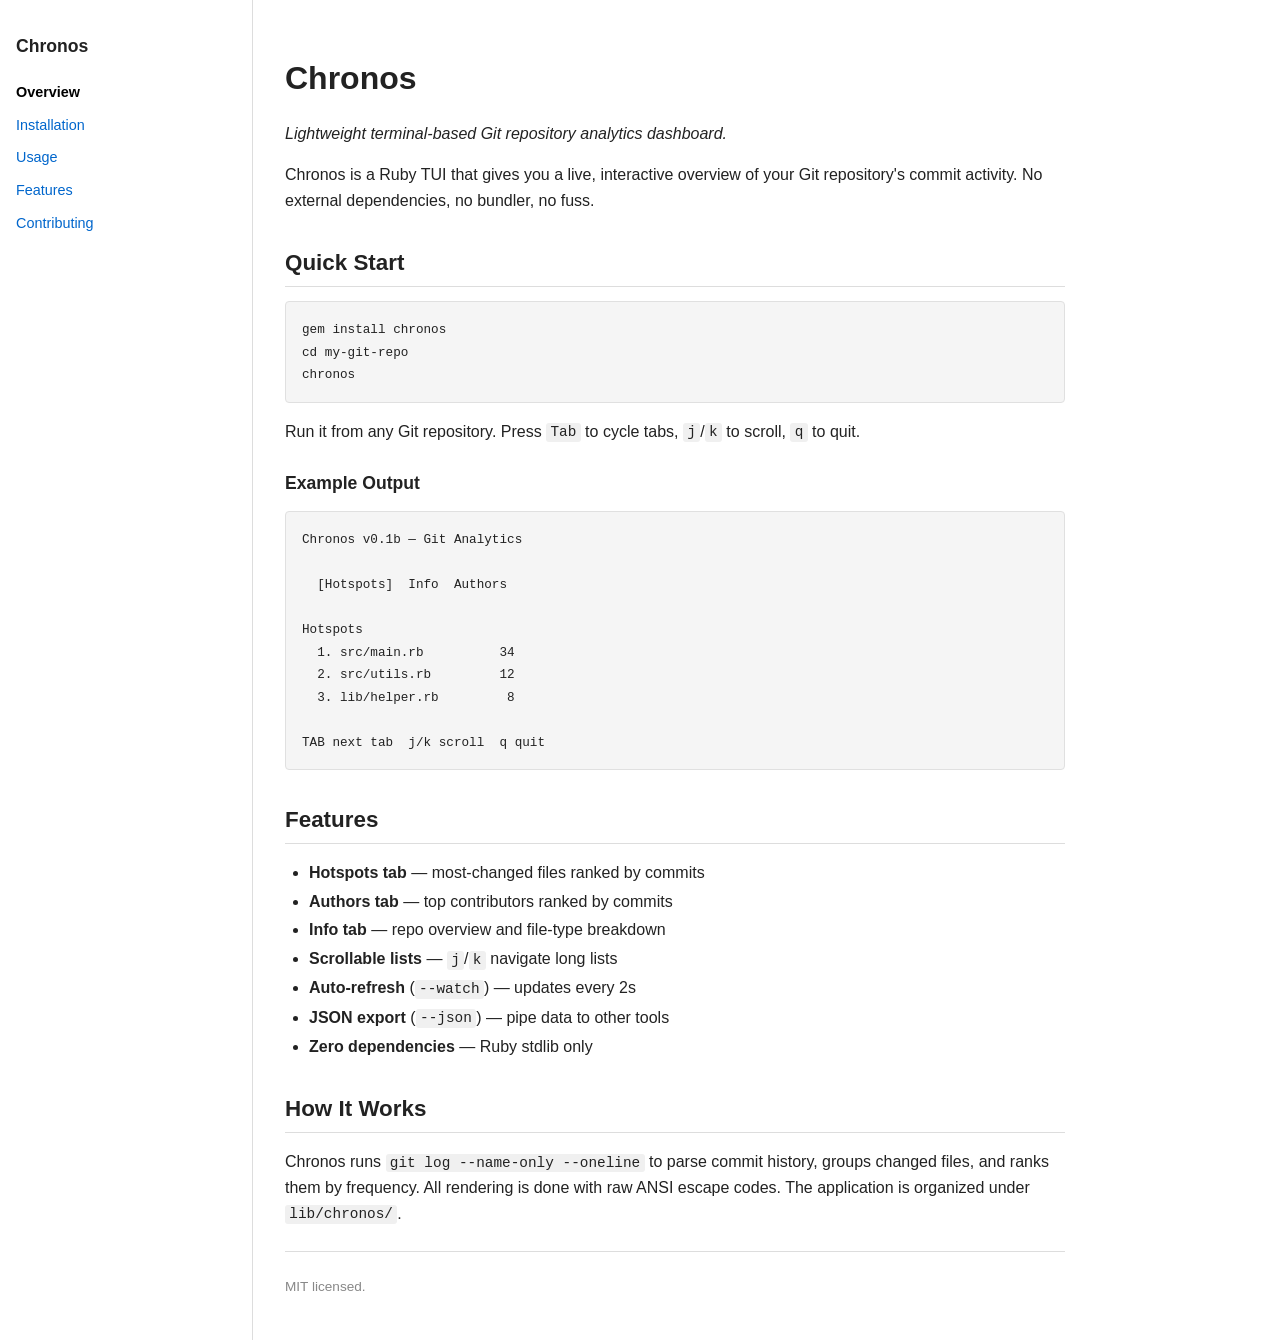
<file: dcs/index.html>
<!DOCTYPE html>
<html lang="en">
<head>
  <meta charset="UTF-8">
  <meta name="viewport" content="width=device-width, initial-scale=1.0">
  <title>Chronos — Git Analytics TUI</title>
  <link rel="stylesheet" href="assets/style.css">
</head>
<body>
  <div class="sidebar">
    <strong>Chronos</strong>
    <a href="index.html" class="active">Overview</a>
    <a href="installation.html">Installation</a>
    <a href="usage.html">Usage</a>
    <a href="features.html">Features</a>
    <a href="contributing.html">Contributing</a>
  </div>
  <div class="main">
    <h1>Chronos</h1>
    <p><em>Lightweight terminal-based Git repository analytics dashboard.</em></p>

    <p>
      Chronos is a Ruby TUI that gives you a live, interactive overview of your Git
      repository's commit activity. No external dependencies, no bundler, no fuss.
    </p>

    <h2>Quick Start</h2>
    <pre><code>gem install chronos
cd my-git-repo
chronos</code></pre>

    <p>
      Run it from any Git repository. Press <code>Tab</code> to cycle tabs,
      <code>j</code>/<code>k</code> to scroll, <code>q</code> to quit.
    </p>

    <h3>Example Output</h3>
    <pre><code>Chronos v0.1b &mdash; Git Analytics

  [Hotspots]  Info  Authors

Hotspots
  1. src/main.rb          34
  2. src/utils.rb         12
  3. lib/helper.rb         8

TAB next tab  j/k scroll  q quit</code></pre>

    <h2>Features</h2>
    <ul>
      <li><strong>Hotspots tab</strong> &mdash; most-changed files ranked by commits</li>
      <li><strong>Authors tab</strong> &mdash; top contributors ranked by commits</li>
      <li><strong>Info tab</strong> &mdash; repo overview and file-type breakdown</li>
      <li><strong>Scrollable lists</strong> &mdash; <code>j</code>/<code>k</code> navigate long lists</li>
      <li><strong>Auto-refresh</strong> (<code>--watch</code>) &mdash; updates every 2s</li>
      <li><strong>JSON export</strong> (<code>--json</code>) &mdash; pipe data to other tools</li>
      <li><strong>Zero dependencies</strong> &mdash; Ruby stdlib only</li>
    </ul>

    <h2>How It Works</h2>
    <p>
      Chronos runs <code>git log --name-only --oneline</code> to parse commit history,
      groups changed files, and ranks them by frequency. All rendering is done with raw
      ANSI escape codes. The application is organized under <code>lib/chronos/</code>.
    </p>

    <hr>
    <p style="color:#888;font-size:0.85rem;">MIT licensed.</p>
  </div>
</body>
</html>
</file>
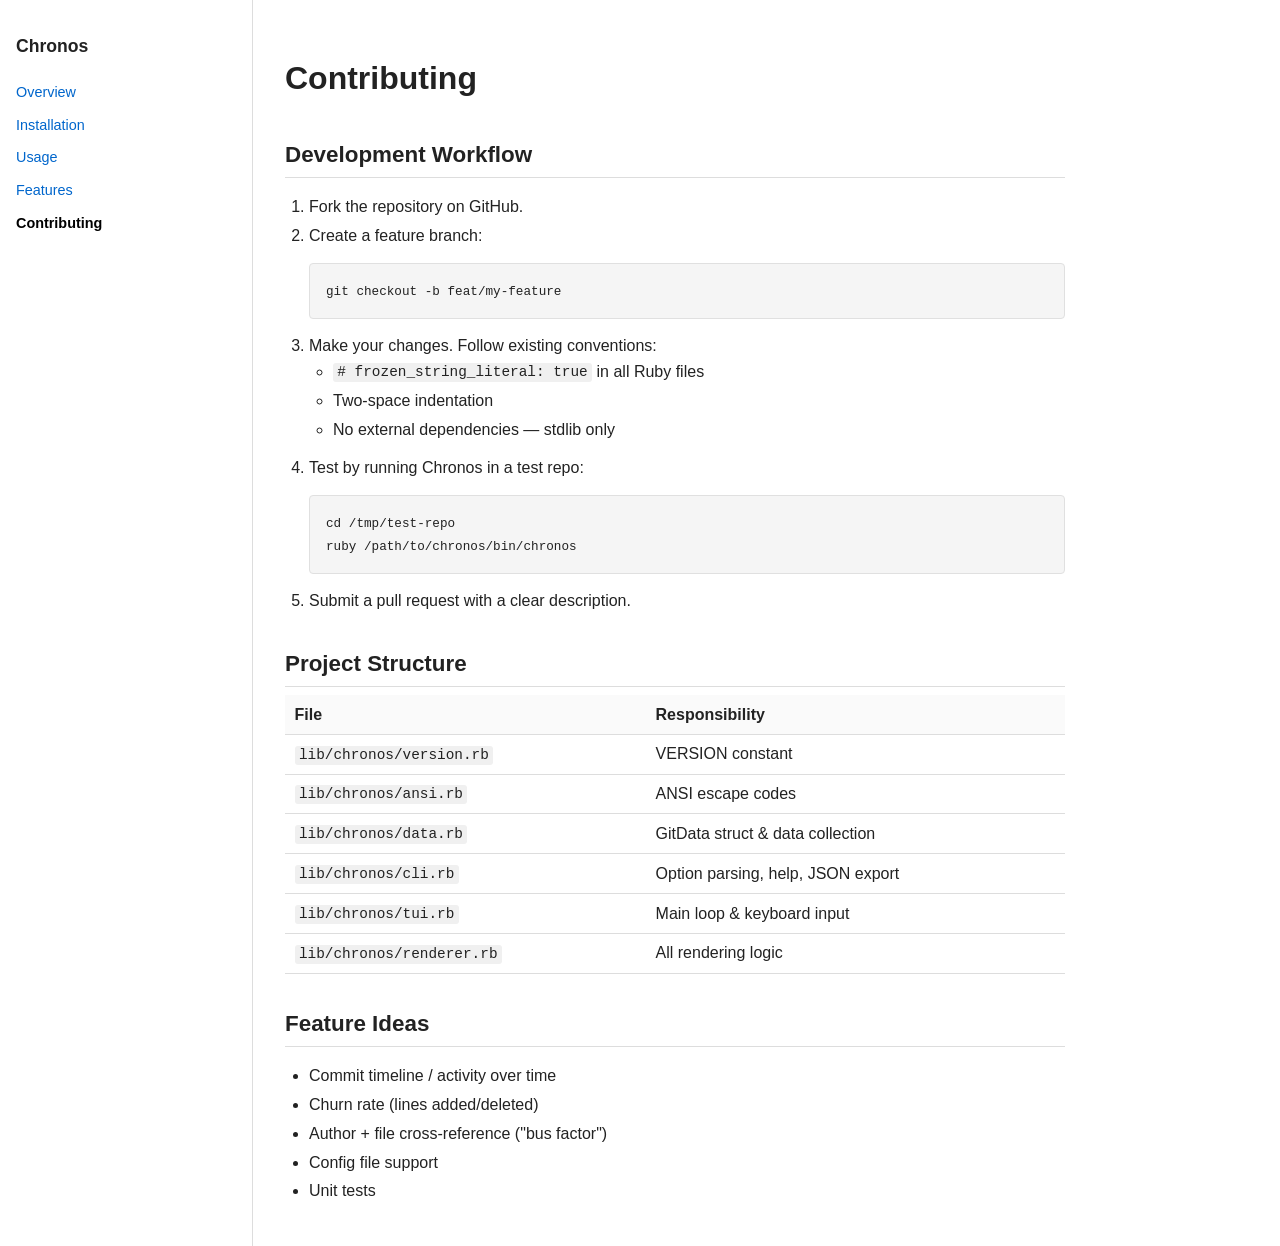
<file: dcs/contributing.html>
<!DOCTYPE html>
<html lang="en">
<head>
  <meta charset="UTF-8">
  <meta name="viewport" content="width=device-width, initial-scale=1.0">
  <title>Contributing — Chronos</title>
  <link rel="stylesheet" href="assets/style.css">
</head>
<body>
  <div class="sidebar">
    <strong>Chronos</strong>
    <a href="index.html">Overview</a>
    <a href="installation.html">Installation</a>
    <a href="usage.html">Usage</a>
    <a href="features.html">Features</a>
    <a href="contributing.html" class="active">Contributing</a>
  </div>
  <div class="main">
    <h1>Contributing</h1>

    <h2>Development Workflow</h2>
    <ol>
      <li>Fork the repository on GitHub.</li>
      <li>
        Create a feature branch:
        <pre><code>git checkout -b feat/my-feature</code></pre>
      </li>
      <li>
        Make your changes. Follow existing conventions:
        <ul>
          <li><code># frozen_string_literal: true</code> in all Ruby files</li>
          <li>Two-space indentation</li>
          <li>No external dependencies &mdash; stdlib only</li>
        </ul>
      </li>
      <li>
        Test by running Chronos in a test repo:
        <pre><code>cd /tmp/test-repo
ruby /path/to/chronos/bin/chronos</code></pre>
      </li>
      <li>Submit a pull request with a clear description.</li>
    </ol>

    <h2>Project Structure</h2>
    <table>
      <tr><th>File</th><th>Responsibility</th></tr>
      <tr><td><code>lib/chronos/version.rb</code></td><td>VERSION constant</td></tr>
      <tr><td><code>lib/chronos/ansi.rb</code></td><td>ANSI escape codes</td></tr>
      <tr><td><code>lib/chronos/data.rb</code></td><td>GitData struct &amp; data collection</td></tr>
      <tr><td><code>lib/chronos/cli.rb</code></td><td>Option parsing, help, JSON export</td></tr>
      <tr><td><code>lib/chronos/tui.rb</code></td><td>Main loop &amp; keyboard input</td></tr>
      <tr><td><code>lib/chronos/renderer.rb</code></td><td>All rendering logic</td></tr>
    </table>

    <h2>Feature Ideas</h2>
    <ul>
      <li>Commit timeline / activity over time</li>
      <li>Churn rate (lines added/deleted)</li>
      <li>Author + file cross-reference ("bus factor")</li>
      <li>Config file support</li>
      <li>Unit tests</li>
    </ul>
  </div>
</body>
</html>
</file>
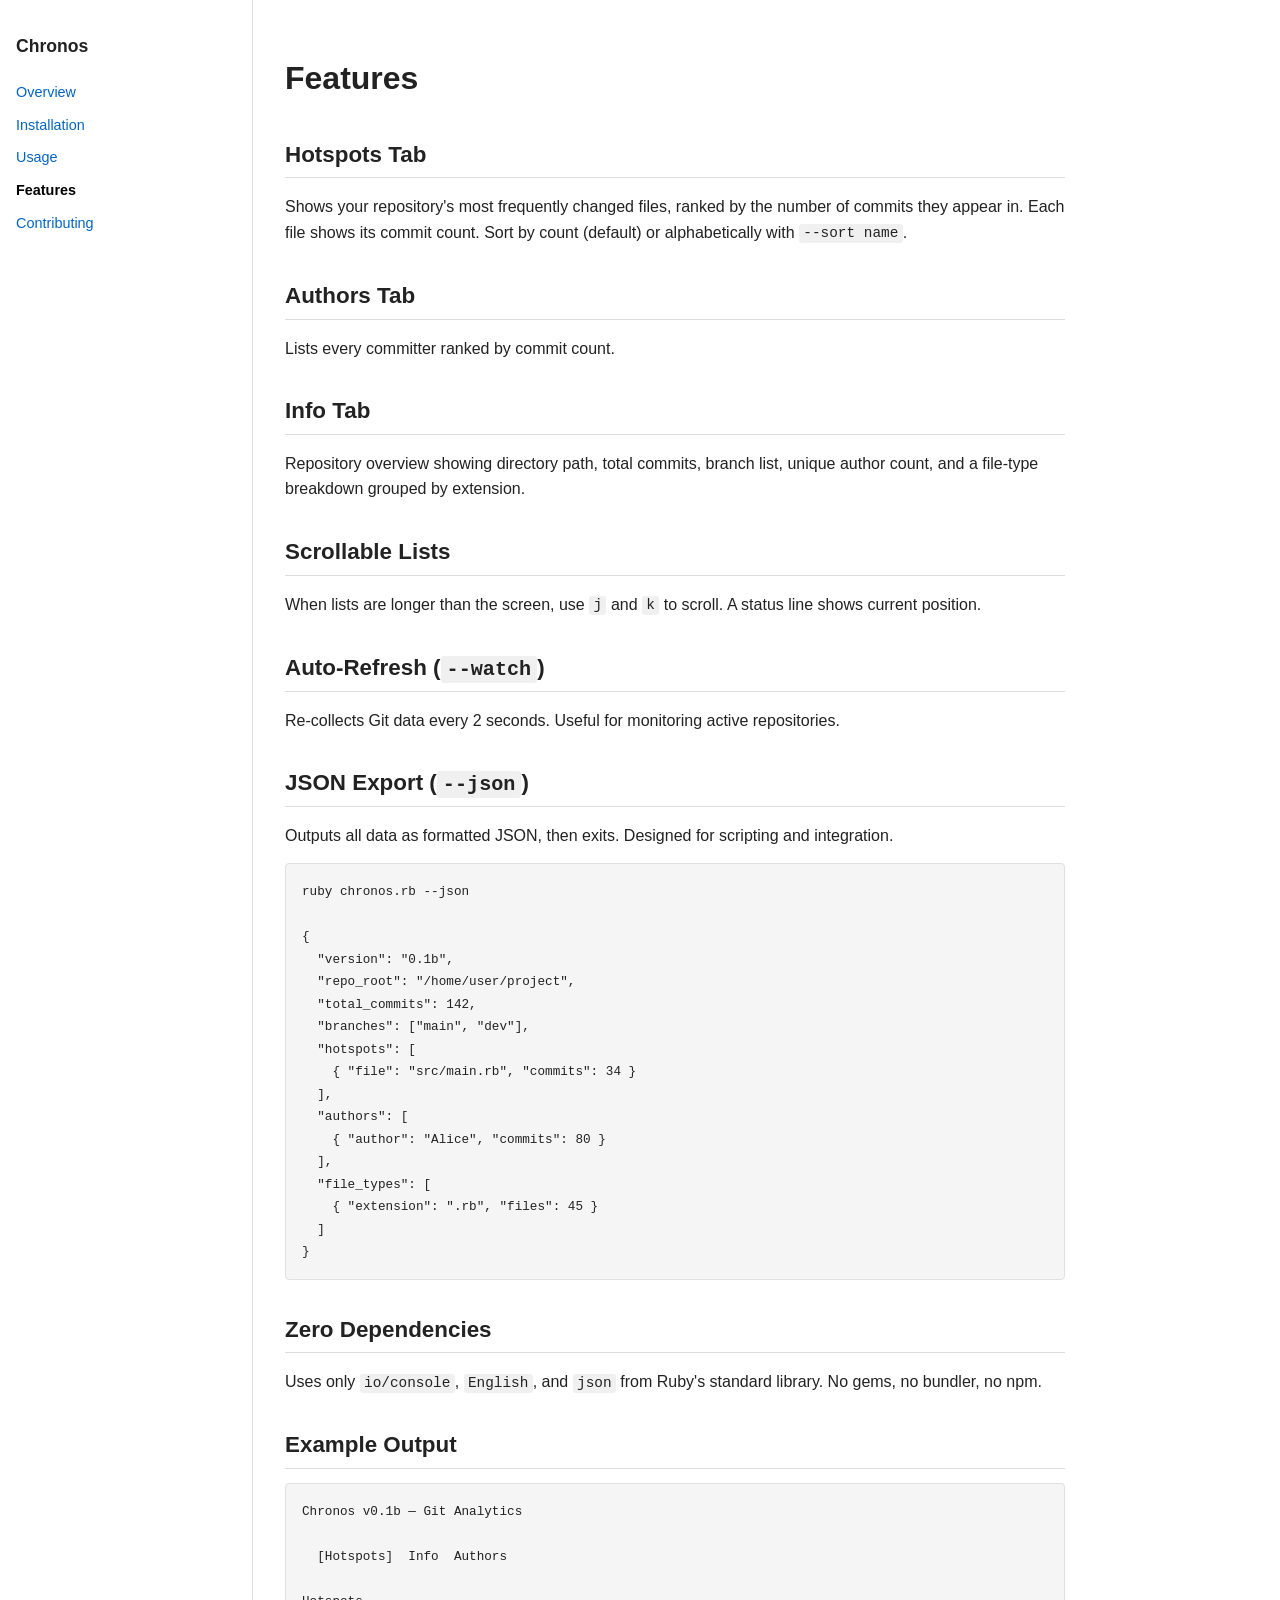
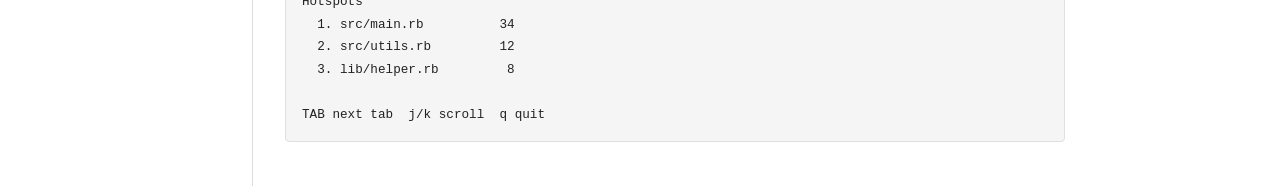
<file: dcs/features.html>
<!DOCTYPE html>
<html lang="en">
<head>
  <meta charset="UTF-8">
  <meta name="viewport" content="width=device-width, initial-scale=1.0">
  <title>Features — Chronos</title>
  <link rel="stylesheet" href="assets/style.css">
</head>
<body>
  <div class="sidebar">
    <strong>Chronos</strong>
    <a href="index.html">Overview</a>
    <a href="installation.html">Installation</a>
    <a href="usage.html">Usage</a>
    <a href="features.html" class="active">Features</a>
    <a href="contributing.html">Contributing</a>
  </div>
  <div class="main">
    <h1>Features</h1>

    <h2>Hotspots Tab</h2>
    <p>
      Shows your repository's most frequently changed files, ranked by the number of commits
      they appear in. Each file shows its commit count. Sort by count (default) or
      alphabetically with <code>--sort name</code>.
    </p>

    <h2>Authors Tab</h2>
    <p>
      Lists every committer ranked by commit count.
    </p>

    <h2>Info Tab</h2>
    <p>
      Repository overview showing directory path, total commits, branch list, unique author
      count, and a file-type breakdown grouped by extension.
    </p>

    <h2>Scrollable Lists</h2>
    <p>
      When lists are longer than the screen, use <code>j</code> and <code>k</code>
      to scroll. A status line shows current position.
    </p>

    <h2>Auto-Refresh (<code>--watch</code>)</h2>
    <p>
      Re-collects Git data every 2 seconds. Useful for monitoring active repositories.
    </p>

    <h2>JSON Export (<code>--json</code>)</h2>
    <p>
      Outputs all data as formatted JSON, then exits. Designed for scripting and integration.
    </p>
    <pre><code>ruby chronos.rb --json

{
  "version": "0.1b",
  "repo_root": "/home/user/project",
  "total_commits": 142,
  "branches": ["main", "dev"],
  "hotspots": [
    { "file": "src/main.rb", "commits": 34 }
  ],
  "authors": [
    { "author": "Alice", "commits": 80 }
  ],
  "file_types": [
    { "extension": ".rb", "files": 45 }
  ]
}</code></pre>

    <h2>Zero Dependencies</h2>
    <p>
      Uses only <code>io/console</code>, <code>English</code>, and <code>json</code> from
      Ruby's standard library. No gems, no bundler, no npm.
    </p>

    <h2>Example Output</h2>
    <pre><code>Chronos v0.1b &mdash; Git Analytics

  [Hotspots]  Info  Authors

Hotspots
  1. src/main.rb          34
  2. src/utils.rb         12
  3. lib/helper.rb         8

TAB next tab  j/k scroll  q quit</code></pre>
  </div>
</body>
</html>
</file>
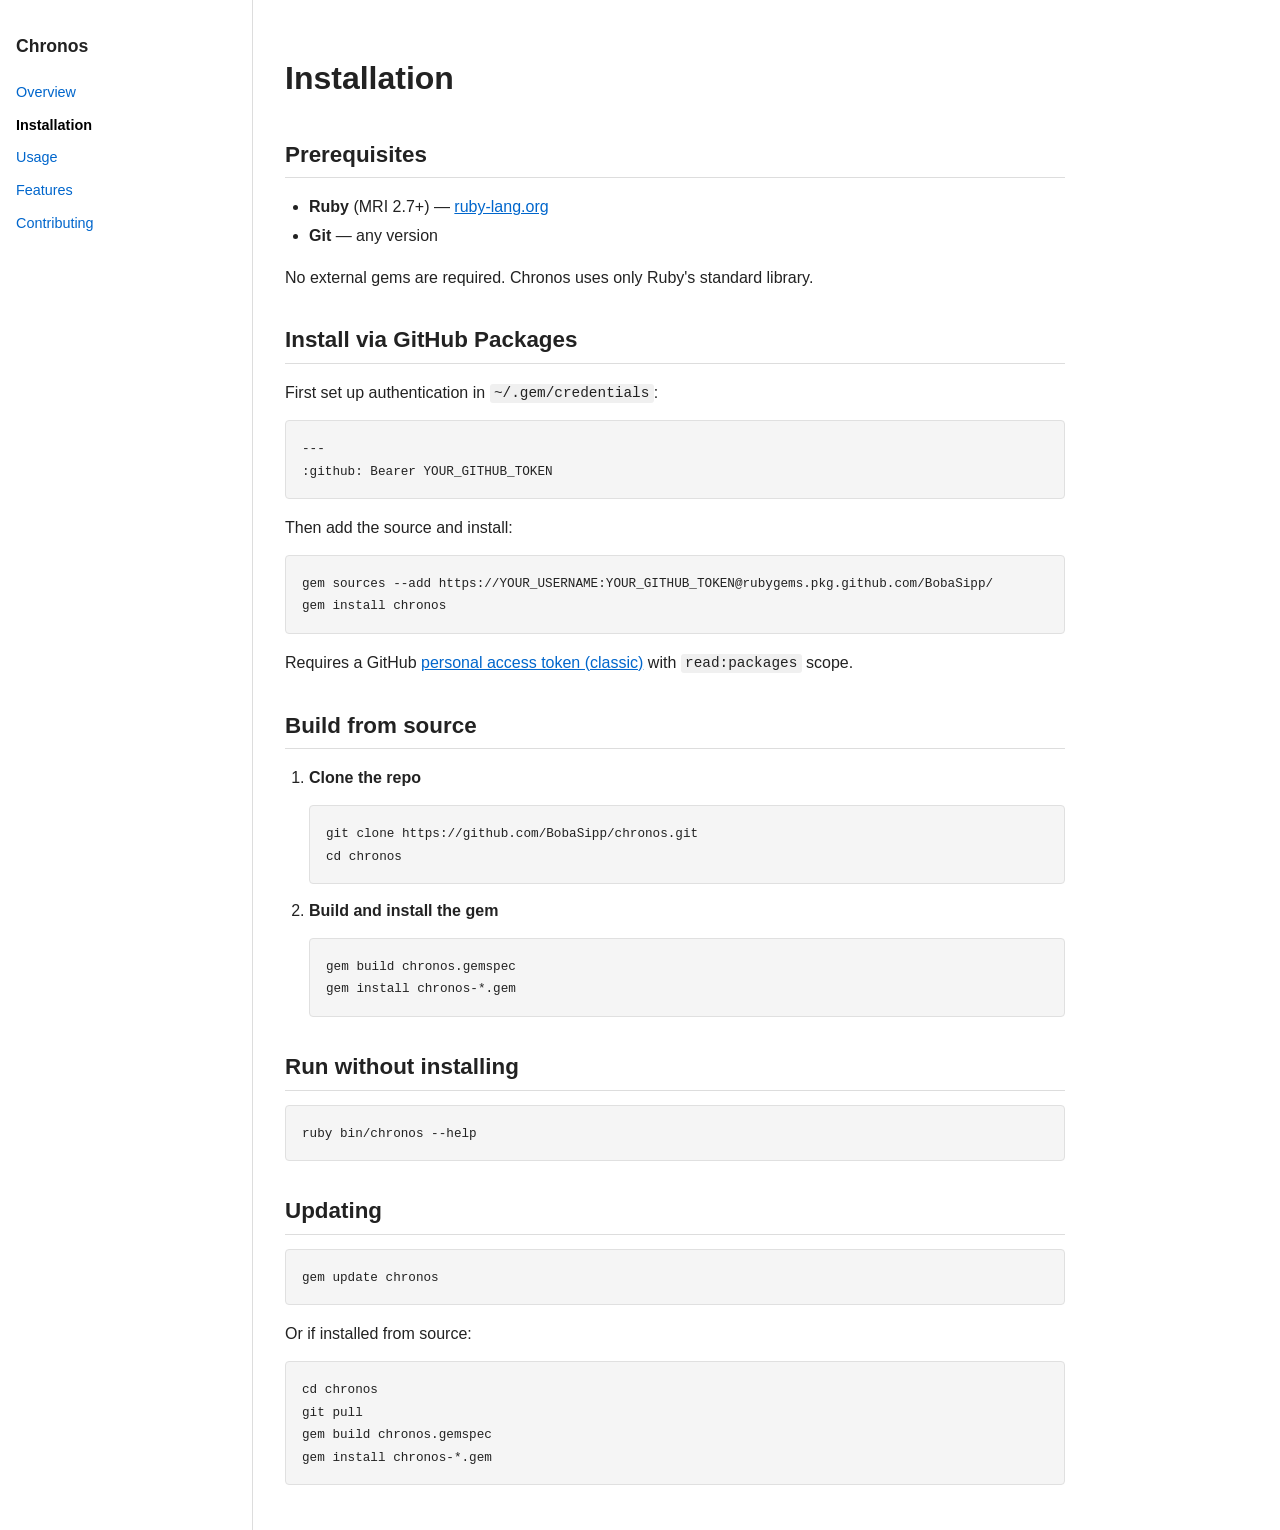
<file: dcs/installation.html>
<!DOCTYPE html>
<html lang="en">
<head>
  <meta charset="UTF-8">
  <meta name="viewport" content="width=device-width, initial-scale=1.0">
  <title>Installation — Chronos</title>
  <link rel="stylesheet" href="assets/style.css">
</head>
<body>
  <div class="sidebar">
    <strong>Chronos</strong>
    <a href="index.html">Overview</a>
    <a href="installation.html" class="active">Installation</a>
    <a href="usage.html">Usage</a>
    <a href="features.html">Features</a>
    <a href="contributing.html">Contributing</a>
  </div>
  <div class="main">
    <h1>Installation</h1>

    <h2>Prerequisites</h2>
    <ul>
      <li><strong>Ruby</strong> (MRI 2.7+) &mdash; <a href="https://www.ruby-lang.org/">ruby-lang.org</a></li>
      <li><strong>Git</strong> &mdash; any version</li>
    </ul>

    <p>No external gems are required. Chronos uses only Ruby's standard library.</p>

    <h2>Install via GitHub Packages</h2>
    <p>First set up authentication in <code>~/.gem/credentials</code>:</p>
    <pre><code>---
:github: Bearer YOUR_GITHUB_TOKEN</code></pre>
    <p>Then add the source and install:</p>
    <pre><code>gem sources --add https://YOUR_USERNAME:YOUR_GITHUB_TOKEN@rubygems.pkg.github.com/BobaSipp/
gem install chronos</code></pre>
    <p>Requires a GitHub <a href="https://docs.github.com/en/authentication/keeping-your-account-and-data-secure/managing-your-personal-access-tokens">personal access token (classic)</a> with <code>read:packages</code> scope.</p>

    <h2>Build from source</h2>
    <ol>
      <li>
        <strong>Clone the repo</strong>
        <pre><code>git clone https://github.com/BobaSipp/chronos.git
cd chronos</code></pre>
      </li>
      <li>
        <strong>Build and install the gem</strong>
        <pre><code>gem build chronos.gemspec
gem install chronos-*.gem</code></pre>
      </li>
    </ol>

    <h2>Run without installing</h2>
    <pre><code>ruby bin/chronos --help</code></pre>

    <h2>Updating</h2>
    <pre><code>gem update chronos</code></pre>
    <p>Or if installed from source:</p>
    <pre><code>cd chronos
git pull
gem build chronos.gemspec
gem install chronos-*.gem</code></pre>
  </div>
</body>
</html>
</file>
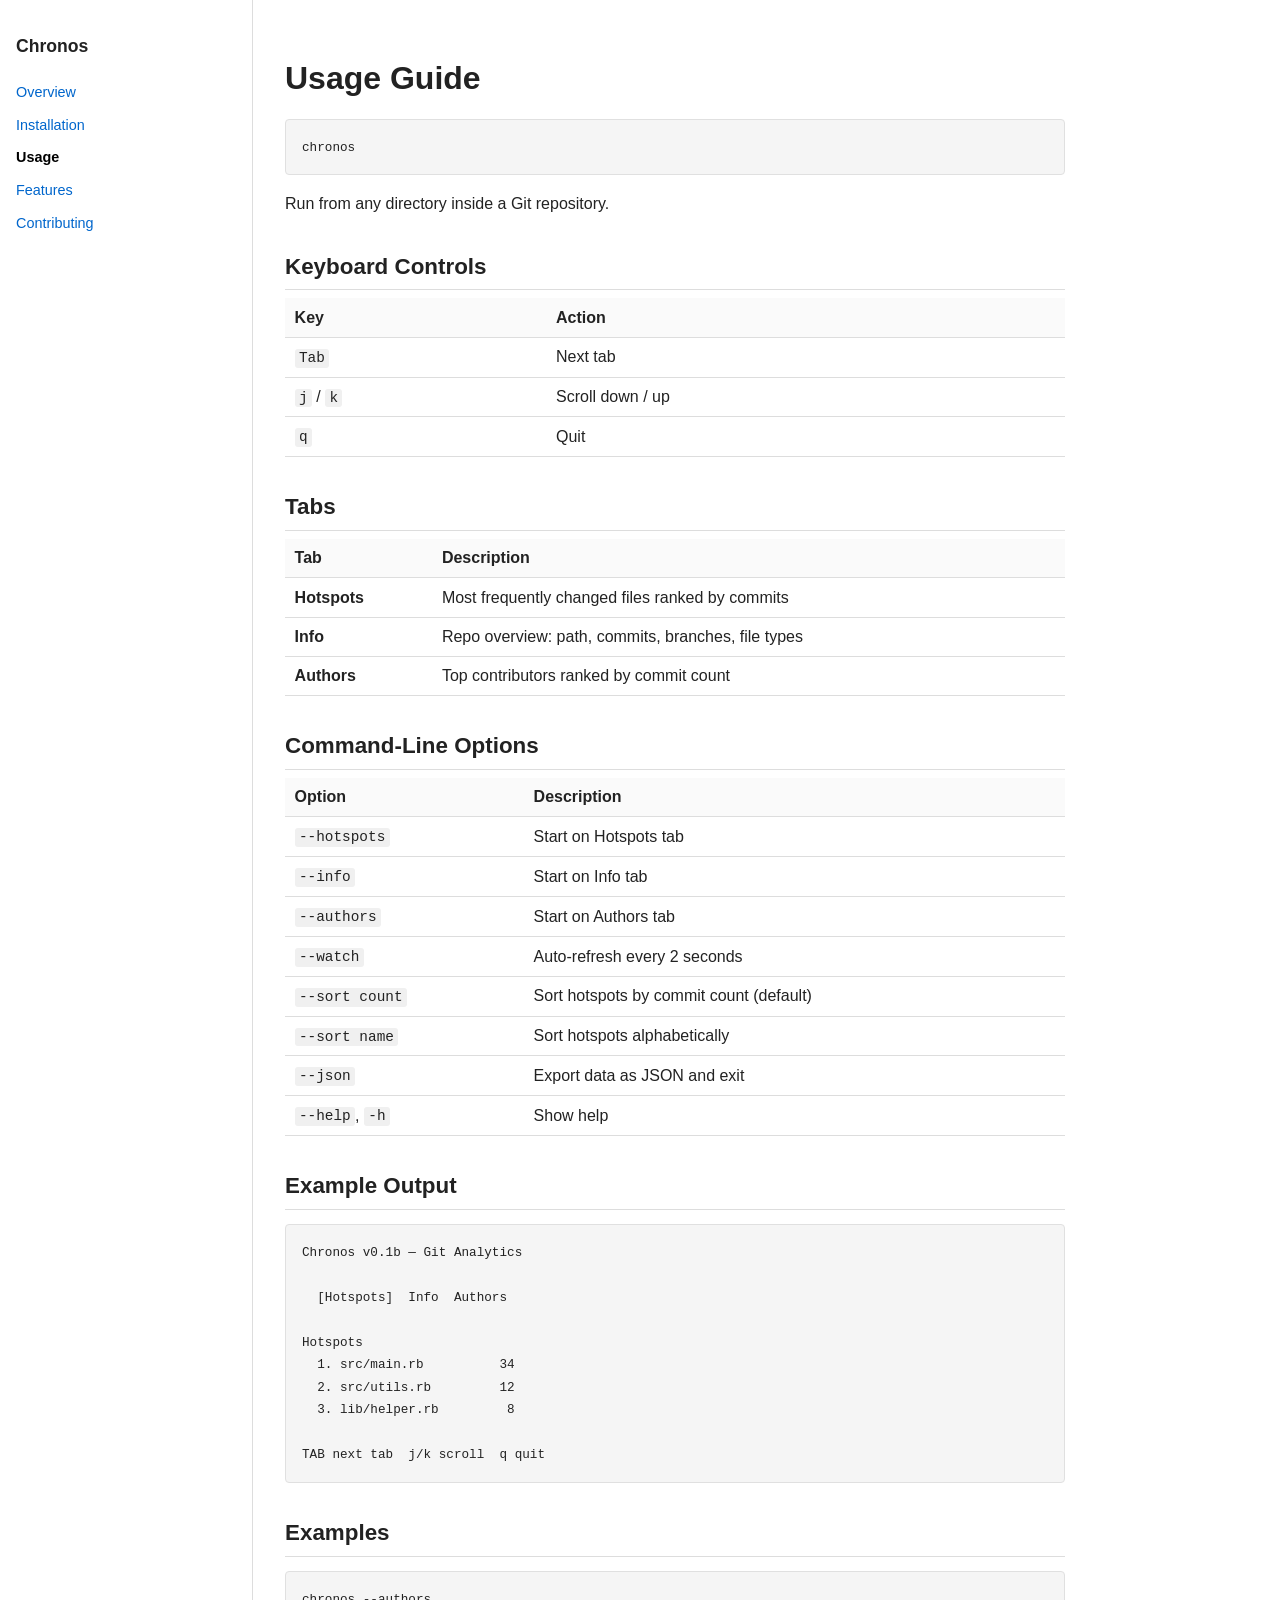
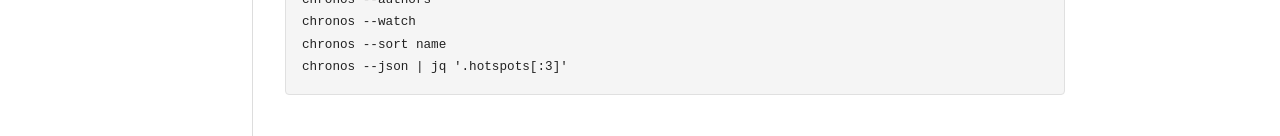
<file: dcs/usage.html>
<!DOCTYPE html>
<html lang="en">
<head>
  <meta charset="UTF-8">
  <meta name="viewport" content="width=device-width, initial-scale=1.0">
  <title>Usage — Chronos</title>
  <link rel="stylesheet" href="assets/style.css">
</head>
<body>
  <div class="sidebar">
    <strong>Chronos</strong>
    <a href="index.html">Overview</a>
    <a href="installation.html">Installation</a>
    <a href="usage.html" class="active">Usage</a>
    <a href="features.html">Features</a>
    <a href="contributing.html">Contributing</a>
  </div>
  <div class="main">
    <h1>Usage Guide</h1>

    <pre><code>chronos</code></pre>
    <p>Run from any directory inside a Git repository.</p>

    <h2>Keyboard Controls</h2>
    <table>
      <tr><th>Key</th><th>Action</th></tr>
      <tr><td><code>Tab</code></td><td>Next tab</td></tr>
      <tr><td><code>j</code> / <code>k</code></td><td>Scroll down / up</td></tr>
      <tr><td><code>q</code></td><td>Quit</td></tr>
    </table>

    <h2>Tabs</h2>
    <table>
      <tr><th>Tab</th><th>Description</th></tr>
      <tr><td><strong>Hotspots</strong></td><td>Most frequently changed files ranked by commits</td></tr>
      <tr><td><strong>Info</strong></td><td>Repo overview: path, commits, branches, file types</td></tr>
      <tr><td><strong>Authors</strong></td><td>Top contributors ranked by commit count</td></tr>
    </table>

    <h2>Command-Line Options</h2>
    <table>
      <tr><th>Option</th><th>Description</th></tr>
      <tr><td><code>--hotspots</code></td><td>Start on Hotspots tab</td></tr>
      <tr><td><code>--info</code></td><td>Start on Info tab</td></tr>
      <tr><td><code>--authors</code></td><td>Start on Authors tab</td></tr>
      <tr><td><code>--watch</code></td><td>Auto-refresh every 2 seconds</td></tr>
      <tr><td><code>--sort count</code></td><td>Sort hotspots by commit count (default)</td></tr>
      <tr><td><code>--sort name</code></td><td>Sort hotspots alphabetically</td></tr>
      <tr><td><code>--json</code></td><td>Export data as JSON and exit</td></tr>
      <tr><td><code>--help</code>, <code>-h</code></td><td>Show help</td></tr>
    </table>

    <h2>Example Output</h2>
    <pre><code>Chronos v0.1b &mdash; Git Analytics

  [Hotspots]  Info  Authors

Hotspots
  1. src/main.rb          34
  2. src/utils.rb         12
  3. lib/helper.rb         8

TAB next tab  j/k scroll  q quit</code></pre>

    <h2>Examples</h2>
    <pre><code>chronos --authors
chronos --watch
chronos --sort name
chronos --json | jq '.hotspots[:3]'</code></pre>
  </div>
</body>
</html>
</file>
<file: dcs/assets/style.css>
body {
  font-family: -apple-system, BlinkMacSystemFont, "Segoe UI", Roboto, sans-serif;
  margin: 0;
  padding: 0;
  background: #fff;
  color: #222;
  line-height: 1.6;
  display: flex;
  min-height: 100vh;
}

.sidebar {
  width: 220px;
  padding: 2rem 1rem;
  border-right: 1px solid #ddd;
  flex-shrink: 0;
}

.sidebar strong {
  display: block;
  font-size: 1.1rem;
  margin-bottom: 1rem;
}

.sidebar a {
  display: block;
  padding: 0.3rem 0;
  color: #06c;
  text-decoration: none;
  font-size: 0.9rem;
}

.sidebar a:hover { text-decoration: underline; }
.sidebar a.active { font-weight: 600; color: #000; }

.main {
  flex: 1;
  max-width: 780px;
  padding: 2rem;
}

h1 { font-size: 2rem; margin-bottom: 0.3rem; }
h2 { font-size: 1.4rem; margin-top: 2rem; margin-bottom: 0.5rem; border-bottom: 1px solid #ddd; padding-bottom: 0.3rem; }
h3 { font-size: 1.1rem; margin-top: 1.5rem; margin-bottom: 0.3rem; }
p { margin-bottom: 0.8rem; }
a { color: #06c; }
a:hover { text-decoration: underline; }

pre {
  background: #f5f5f5;
  padding: 1rem;
  overflow-x: auto;
  font-size: 0.88rem;
  border: 1px solid #e0e0e0;
  border-radius: 4px;
}

code {
  font-family: "SF Mono", "Fira Code", Menlo, Consolas, monospace;
  background: #f0f0f0;
  padding: 0.1em 0.3em;
  border-radius: 3px;
  font-size: 0.9em;
}

pre code { background: none; padding: 0; }

ul, ol { margin-bottom: 0.8rem; padding-left: 1.5rem; }
li { margin-bottom: 0.2rem; }

table { width: 100%; border-collapse: collapse; margin-bottom: 1rem; }
table th, table td { padding: 0.4rem 0.6rem; text-align: left; border-bottom: 1px solid #ddd; }
table th { font-weight: 600; background: #fafafa; }

blockquote {
  border-left: 3px solid #ccc;
  padding: 0.5rem 1rem;
  margin-bottom: 0.8rem;
  background: #fafafa;
}

hr { border: none; border-top: 1px solid #ddd; margin: 1.5rem 0; }
</file>
